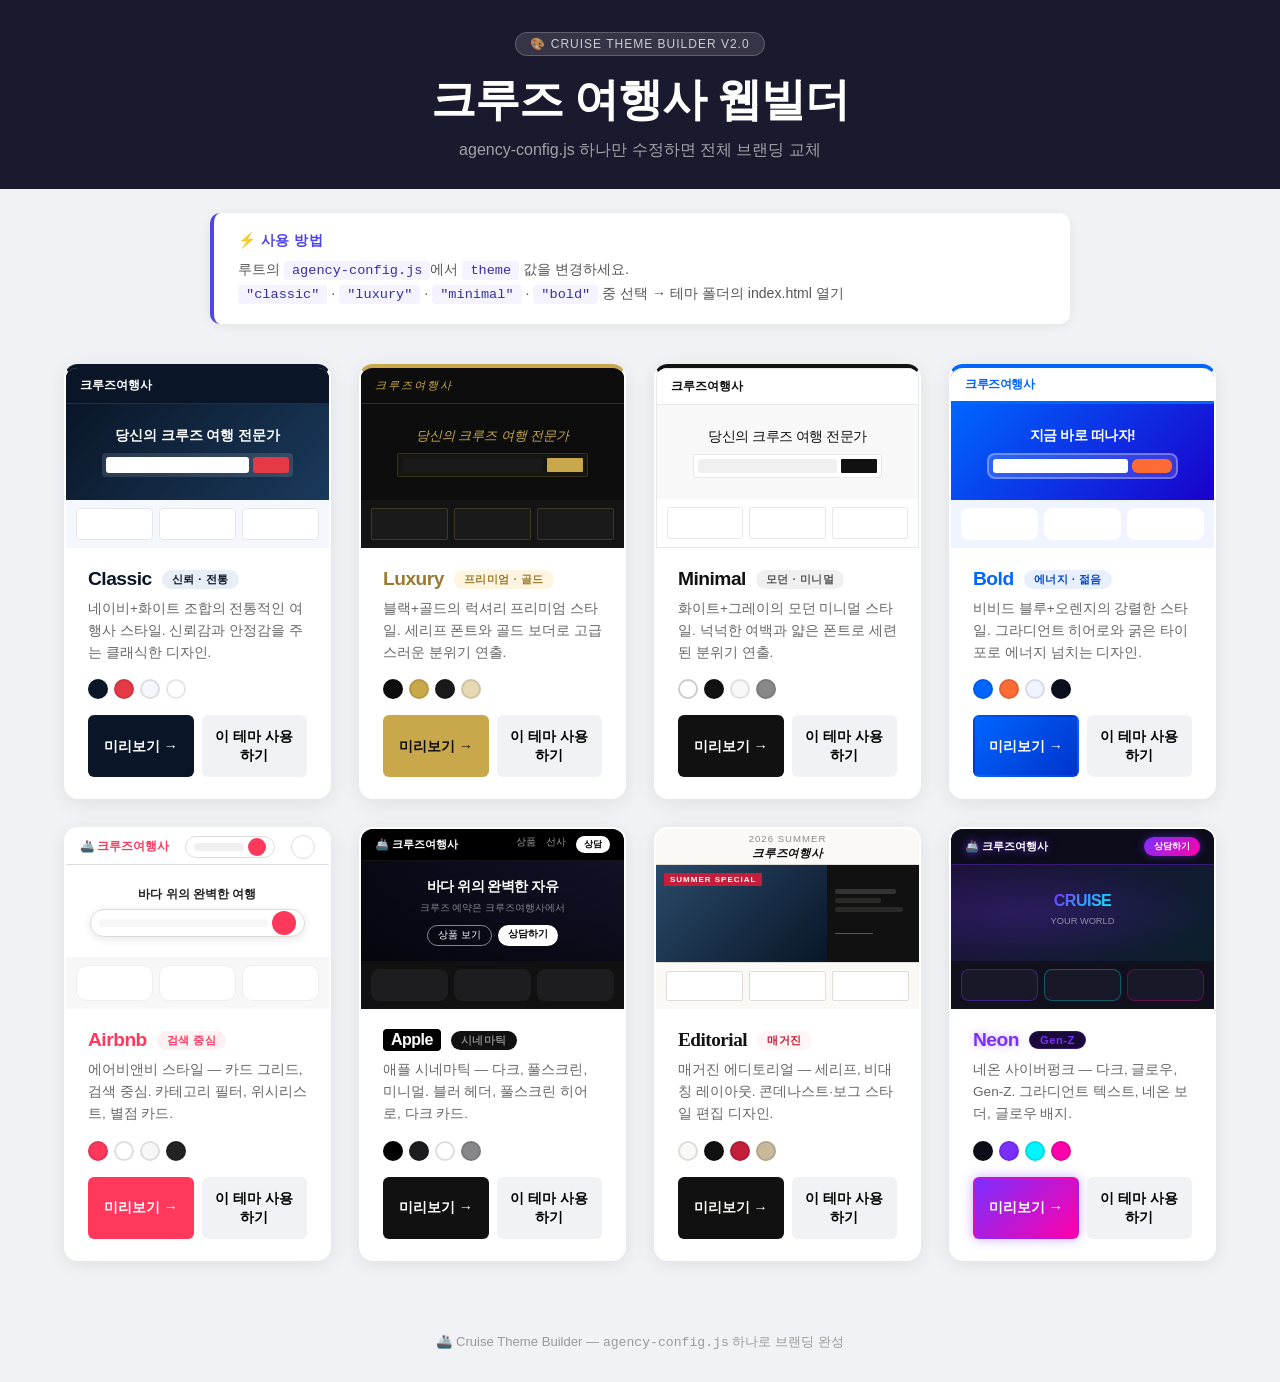
<file: index.html>
<!DOCTYPE html>
<html lang="ko">
<head>
  <meta charset="UTF-8">
  <meta name="viewport" content="width=device-width, initial-scale=1.0">
  <title>크루즈 여행사 웹빌더 — 테마 선택</title>
  <style>
    *, *::before, *::after { box-sizing: border-box; margin: 0; padding: 0; }
    body {
      font-family: 'Apple SD Gothic Neo', 'Noto Sans KR', sans-serif;
      background: #f0f2f5;
      color: #1a1a2e;
      min-height: 100vh;
    }

    /* 헤더 */
    .showcase-header {
      background: #1a1a2e;
      color: white;
      padding: 32px 24px 28px;
      text-align: center;
    }
    .showcase-header .badge {
      display: inline-block;
      background: rgba(255,255,255,0.12);
      border: 1px solid rgba(255,255,255,0.2);
      color: rgba(255,255,255,0.75);
      padding: 4px 14px;
      border-radius: 20px;
      font-size: 0.75rem;
      letter-spacing: 1px;
      text-transform: uppercase;
      margin-bottom: 14px;
    }
    .showcase-header h1 {
      font-size: clamp(1.8rem, 4vw, 2.8rem);
      font-weight: 800;
      letter-spacing: -1px;
      margin-bottom: 10px;
    }
    .showcase-header p {
      font-size: 1rem;
      color: rgba(255,255,255,0.6);
      max-width: 480px;
      margin: 0 auto;
    }

    /* 안내 박스 */
    .config-guide {
      max-width: 860px;
      margin: 32px auto 0;
      padding: 20px 28px;
      background: white;
      border-radius: 10px;
      border-left: 4px solid #4f46e5;
      box-shadow: 0 2px 12px rgba(0,0,0,0.06);
    }
    .config-guide h3 {
      font-size: 0.9rem;
      font-weight: 700;
      color: #4f46e5;
      margin-bottom: 8px;
      letter-spacing: 0.5px;
    }
    .config-guide code {
      font-family: 'SF Mono', 'Fira Code', monospace;
      font-size: 0.85rem;
      background: #f4f3ff;
      color: #3730a3;
      padding: 2px 8px;
      border-radius: 4px;
    }
    .config-guide p {
      font-size: 0.88rem;
      color: #555;
      line-height: 1.7;
    }

    /* 테마 그리드 */
    .themes-container {
      max-width: 1200px;
      margin: 40px auto;
      padding: 0 24px;
    }

    .themes-grid {
      display: grid;
      grid-template-columns: repeat(auto-fit, minmax(260px, 1fr));
      gap: 28px;
    }

    /* 테마 카드 */
    .theme-card {
      background: white;
      border-radius: 14px;
      overflow: hidden;
      box-shadow: 0 4px 20px rgba(0,0,0,0.08);
      transition: transform 0.25s, box-shadow 0.25s;
      cursor: pointer;
      border: 2px solid transparent;
    }
    .theme-card:hover {
      transform: translateY(-6px);
      box-shadow: 0 16px 40px rgba(0,0,0,0.14);
    }

    /* 테마별 프리뷰 */
    .theme-preview {
      height: 180px;
      position: relative;
      overflow: hidden;
      display: flex;
      flex-direction: column;
    }

    /* Classic 프리뷰 */
    .preview-classic {
      background: #0a1628;
    }
    .preview-classic .prev-header {
      background: #0a1628;
      height: 36px;
      display: flex;
      align-items: center;
      padding: 0 14px;
      gap: 8px;
      border-bottom: 1px solid rgba(255,255,255,0.1);
    }
    .preview-classic .prev-logo {
      color: white;
      font-size: 0.75rem;
      font-weight: 800;
    }
    .preview-classic .prev-hero {
      flex: 1;
      background: linear-gradient(135deg, #0a1628, #1a3a5c);
      display: flex;
      flex-direction: column;
      align-items: center;
      justify-content: center;
      padding: 12px;
      position: relative;
    }
    .preview-classic .prev-title {
      color: white;
      font-size: 0.85rem;
      font-weight: 700;
      margin-bottom: 8px;
    }
    .preview-classic .prev-bar {
      width: 80%;
      height: 24px;
      background: rgba(255,255,255,0.12);
      border-radius: 4px;
      display: flex;
      gap: 4px;
      padding: 4px;
    }
    .prev-input {
      flex: 1;
      background: white;
      border-radius: 3px;
    }
    .prev-btn-classic {
      width: 36px;
      background: #e63946;
      border-radius: 3px;
    }
    .preview-classic .prev-cards {
      display: flex;
      gap: 6px;
      padding: 8px 10px;
      background: #f4f7fb;
    }
    .prev-card {
      flex: 1;
      height: 32px;
      background: white;
      border-radius: 4px;
      border: 1px solid #e5e7eb;
    }

    /* Luxury 프리뷰 */
    .preview-luxury {
      background: #0d0d0d;
    }
    .preview-luxury .prev-header {
      background: #0d0d0d;
      height: 36px;
      display: flex;
      align-items: center;
      padding: 0 14px;
      border-bottom: 1px solid rgba(201,168,76,0.2);
    }
    .preview-luxury .prev-logo {
      color: #c9a84c;
      font-size: 0.7rem;
      font-style: italic;
      letter-spacing: 2px;
    }
    .preview-luxury .prev-hero {
      flex: 1;
      background: #0d0d0d;
      display: flex;
      flex-direction: column;
      align-items: center;
      justify-content: center;
      padding: 12px;
    }
    .preview-luxury .prev-title {
      color: #c9a84c;
      font-size: 0.82rem;
      font-style: italic;
      margin-bottom: 8px;
    }
    .preview-luxury .prev-bar {
      width: 80%;
      height: 24px;
      background: rgba(201,168,76,0.05);
      border: 1px solid rgba(201,168,76,0.2);
      border-radius: 2px;
      display: flex;
      gap: 4px;
      padding: 4px;
    }
    .prev-btn-luxury {
      width: 36px;
      background: #c9a84c;
      border-radius: 1px;
    }
    .preview-luxury .prev-cards {
      display: flex;
      gap: 6px;
      padding: 8px 10px;
      background: #141414;
    }
    .prev-card-luxury {
      flex: 1;
      height: 32px;
      background: #1a1a1a;
      border-radius: 2px;
      border: 1px solid rgba(201,168,76,0.2);
    }

    /* Minimal 프리뷰 */
    .preview-minimal {
      background: #ffffff;
      border: 1px solid #e8e8e8;
    }
    .preview-minimal .prev-header {
      background: white;
      height: 36px;
      display: flex;
      align-items: center;
      padding: 0 14px;
      border-bottom: 1px solid #e8e8e8;
    }
    .preview-minimal .prev-logo {
      color: #111;
      font-size: 0.75rem;
      font-weight: 700;
    }
    .preview-minimal .prev-hero {
      flex: 1;
      background: #f8f8f8;
      display: flex;
      flex-direction: column;
      align-items: center;
      justify-content: center;
      padding: 12px;
    }
    .preview-minimal .prev-title {
      color: #111;
      font-size: 0.88rem;
      font-weight: 200;
      letter-spacing: -0.5px;
      margin-bottom: 8px;
    }
    .preview-minimal .prev-bar {
      width: 80%;
      height: 24px;
      background: white;
      border: 1px solid #e8e8e8;
      border-radius: 2px;
      display: flex;
      gap: 4px;
      padding: 4px;
    }
    .prev-btn-minimal {
      width: 36px;
      background: #111;
      border-radius: 1px;
    }
    .preview-minimal .prev-cards {
      display: flex;
      gap: 6px;
      padding: 8px 10px;
      background: white;
    }
    .prev-card-minimal {
      flex: 1;
      height: 32px;
      background: white;
      border-radius: 2px;
      border: 1px solid #e8e8e8;
    }

    /* Bold 프리뷰 */
    .preview-bold {
      background: #0066ff;
    }
    .preview-bold .prev-header {
      background: white;
      height: 36px;
      display: flex;
      align-items: center;
      padding: 0 14px;
      border-bottom: 3px solid #0066ff;
    }
    .preview-bold .prev-logo {
      color: #0066ff;
      font-size: 0.75rem;
      font-weight: 900;
      letter-spacing: -0.5px;
    }
    .preview-bold .prev-hero {
      flex: 1;
      background: linear-gradient(135deg, #0066ff, #1a00cc);
      display: flex;
      flex-direction: column;
      align-items: center;
      justify-content: center;
      padding: 12px;
    }
    .preview-bold .prev-title {
      color: white;
      font-size: 0.88rem;
      font-weight: 900;
      letter-spacing: -0.5px;
      margin-bottom: 8px;
    }
    .preview-bold .prev-bar {
      width: 80%;
      height: 26px;
      background: rgba(255,255,255,0.15);
      border: 2px solid rgba(255,255,255,0.3);
      border-radius: 8px;
      display: flex;
      gap: 4px;
      padding: 4px;
    }
    .prev-btn-bold {
      width: 40px;
      background: #ff6b35;
      border-radius: 6px;
    }
    .preview-bold .prev-cards {
      display: flex;
      gap: 6px;
      padding: 8px 10px;
      background: #f0f4ff;
    }
    .prev-card-bold {
      flex: 1;
      height: 32px;
      background: white;
      border-radius: 8px;
      border: 2px solid transparent;
    }

    /* 카드 정보 영역 */
    .theme-info {
      padding: 20px 22px;
    }

    .theme-name {
      display: flex;
      align-items: center;
      gap: 10px;
      margin-bottom: 8px;
    }

    .theme-name h2 {
      font-size: 1.2rem;
      font-weight: 800;
      letter-spacing: -0.5px;
    }

    .theme-tag {
      font-size: 0.7rem;
      padding: 2px 10px;
      border-radius: 20px;
      font-weight: 600;
      letter-spacing: 0.5px;
    }

    .theme-desc {
      font-size: 0.85rem;
      color: #666;
      line-height: 1.6;
      margin-bottom: 16px;
    }

    .theme-colors {
      display: flex;
      gap: 6px;
      margin-bottom: 16px;
    }

    .color-dot {
      width: 20px;
      height: 20px;
      border-radius: 50%;
      border: 2px solid rgba(0,0,0,0.1);
    }

    .theme-actions {
      display: flex;
      gap: 8px;
    }

    .btn-preview {
      flex: 1;
      padding: 10px;
      border-radius: 6px;
      font-size: 0.88rem;
      font-weight: 700;
      cursor: pointer;
      border: 2px solid transparent;
      transition: all 0.2s;
    }

    .btn-use {
      flex: 1;
      padding: 10px;
      border-radius: 6px;
      font-size: 0.88rem;
      font-weight: 700;
      cursor: pointer;
      background: #f0f2f5;
      border: 2px solid transparent;
      transition: all 0.2s;
    }

    .btn-use:hover {
      background: #e4e6ea;
    }

    /* 테마별 액센트 색상 */
    .card-classic { border-top: 4px solid #0a1628; }
    .card-classic .theme-name h2 { color: #0a1628; }
    .card-classic .theme-tag { background: #e8eef5; color: #0a1628; }
    .card-classic .btn-preview { background: #0a1628; color: white; }
    .card-classic .btn-preview:hover { background: #1a3a5c; }

    .card-luxury { border-top: 4px solid #c9a84c; }
    .card-luxury .theme-name h2 { color: #9a7a32; }
    .card-luxury .theme-tag { background: #fdf5e0; color: #9a7a32; }
    .card-luxury .btn-preview { background: #c9a84c; color: #0d0d0d; }
    .card-luxury .btn-preview:hover { background: #b89438; }

    .card-minimal { border-top: 4px solid #111111; }
    .card-minimal .theme-name h2 { color: #111; }
    .card-minimal .theme-tag { background: #f0f0f0; color: #555; }
    .card-minimal .btn-preview { background: #111; color: white; }
    .card-minimal .btn-preview:hover { background: #333; }

    .card-bold { border-top: 4px solid #0066ff; }
    .card-bold .theme-name h2 { color: #0066ff; }
    .card-bold .theme-tag { background: #e8f0ff; color: #0047cc; }
    .card-bold .btn-preview { background: linear-gradient(135deg, #0066ff, #0033cc); color: white; }
    .card-bold .btn-preview:hover { opacity: 0.9; }

    /* 모달 */
    .modal-overlay {
      display: none;
      position: fixed;
      inset: 0;
      background: rgba(0,0,0,0.6);
      z-index: 999;
      align-items: center;
      justify-content: center;
      padding: 24px;
    }
    .modal-overlay.active {
      display: flex;
    }
    .modal {
      background: white;
      border-radius: 14px;
      padding: 32px;
      max-width: 560px;
      width: 100%;
      box-shadow: 0 20px 60px rgba(0,0,0,0.3);
    }
    .modal h3 {
      font-size: 1.2rem;
      font-weight: 800;
      margin-bottom: 12px;
      color: #1a1a2e;
    }
    .modal p {
      font-size: 0.9rem;
      color: #555;
      margin-bottom: 16px;
      line-height: 1.7;
    }
    .modal pre {
      background: #1a1a2e;
      color: #c9d1d9;
      padding: 16px;
      border-radius: 8px;
      font-size: 0.82rem;
      font-family: 'SF Mono', monospace;
      overflow-x: auto;
      margin-bottom: 16px;
      line-height: 1.6;
    }
    .modal pre .highlight {
      color: #c9a84c;
      font-weight: 700;
    }
    .modal-close {
      padding: 10px 24px;
      background: #1a1a2e;
      color: white;
      border: none;
      border-radius: 6px;
      font-size: 0.9rem;
      font-weight: 700;
      cursor: pointer;
    }
    .modal-close:hover { background: #2d3561; }

    /* 푸터 */
    .showcase-footer {
      text-align: center;
      padding: 32px 24px;
      color: #999;
      font-size: 0.82rem;
    }

    @media (max-width: 600px) {
      .themes-grid { grid-template-columns: 1fr; }
      .config-guide { margin: 24px 16px 0; }
      .themes-container { padding: 0 16px; }
    }
  </style>
</head>
<body>

  <!-- 헤더 -->
  <header class="showcase-header">
    <div class="badge">🎨 Cruise Theme Builder v2.0</div>
    <h1>크루즈 여행사 웹빌더</h1>
    <p>agency-config.js 하나만 수정하면 전체 브랜딩 교체</p>
  </header>

  <!-- 설정 안내 -->
  <div class="config-guide" style="margin: 24px auto 0; max-width: 860px; padding: 18px 24px;">
    <h3>⚡ 사용 방법</h3>
    <p>
      루트의 <code>agency-config.js</code>에서 <code>theme</code> 값을 변경하세요.<br>
      <code>"classic"</code> · <code>"luxury"</code> · <code>"minimal"</code> · <code>"bold"</code> 중 선택 → 테마 폴더의 index.html 열기
    </p>
  </div>

  <!-- 테마 카드 -->
  <div class="themes-container">
    <div class="themes-grid">

      <!-- Classic -->
      <div class="theme-card card-classic" onclick="openTheme('classic')">
        <div class="theme-preview preview-classic">
          <div class="prev-header">
            <span class="prev-logo">크루즈여행사</span>
          </div>
          <div class="prev-hero">
            <div class="prev-title">당신의 크루즈 여행 전문가</div>
            <div class="prev-bar">
              <div class="prev-input"></div>
              <div class="prev-btn-classic"></div>
            </div>
          </div>
          <div class="prev-cards">
            <div class="prev-card"></div>
            <div class="prev-card"></div>
            <div class="prev-card"></div>
          </div>
        </div>
        <div class="theme-info">
          <div class="theme-name">
            <h2>Classic</h2>
            <span class="theme-tag">신뢰 · 전통</span>
          </div>
          <p class="theme-desc">네이비+화이트 조합의 전통적인 여행사 스타일. 신뢰감과 안정감을 주는 클래식한 디자인.</p>
          <div class="theme-colors">
            <div class="color-dot" style="background:#0a1628;" title="Primary"></div>
            <div class="color-dot" style="background:#e63946;" title="Accent"></div>
            <div class="color-dot" style="background:#f4f7fb;" title="Background"></div>
            <div class="color-dot" style="background:#ffffff;" title="Card"></div>
          </div>
          <div class="theme-actions">
            <button class="btn-preview" onclick="event.stopPropagation(); openTheme('classic')">미리보기 →</button>
            <button class="btn-use" onclick="event.stopPropagation(); showUseGuide('classic')">이 테마 사용하기</button>
          </div>
        </div>
      </div>

      <!-- Luxury -->
      <div class="theme-card card-luxury" onclick="openTheme('luxury')">
        <div class="theme-preview preview-luxury">
          <div class="prev-header">
            <span class="prev-logo">크루즈여행사</span>
          </div>
          <div class="prev-hero">
            <div class="prev-title">당신의 크루즈 여행 전문가</div>
            <div class="prev-bar">
              <div class="prev-input" style="background:#1a1a1a;"></div>
              <div class="prev-btn-luxury"></div>
            </div>
          </div>
          <div class="prev-cards">
            <div class="prev-card-luxury"></div>
            <div class="prev-card-luxury"></div>
            <div class="prev-card-luxury"></div>
          </div>
        </div>
        <div class="theme-info">
          <div class="theme-name">
            <h2>Luxury</h2>
            <span class="theme-tag">프리미엄 · 골드</span>
          </div>
          <p class="theme-desc">블랙+골드의 럭셔리 프리미엄 스타일. 세리프 폰트와 골드 보더로 고급스러운 분위기 연출.</p>
          <div class="theme-colors">
            <div class="color-dot" style="background:#0d0d0d;" title="Background"></div>
            <div class="color-dot" style="background:#c9a84c;" title="Gold"></div>
            <div class="color-dot" style="background:#1a1a1a;" title="Card"></div>
            <div class="color-dot" style="background:#e8d9b5;" title="Text"></div>
          </div>
          <div class="theme-actions">
            <button class="btn-preview" onclick="event.stopPropagation(); openTheme('luxury')">미리보기 →</button>
            <button class="btn-use" onclick="event.stopPropagation(); showUseGuide('luxury')">이 테마 사용하기</button>
          </div>
        </div>
      </div>

      <!-- Minimal -->
      <div class="theme-card card-minimal" onclick="openTheme('minimal')">
        <div class="theme-preview preview-minimal">
          <div class="prev-header">
            <span class="prev-logo">크루즈여행사</span>
          </div>
          <div class="prev-hero">
            <div class="prev-title">당신의 크루즈 여행 전문가</div>
            <div class="prev-bar">
              <div class="prev-input" style="background:#f0f0f0;"></div>
              <div class="prev-btn-minimal"></div>
            </div>
          </div>
          <div class="prev-cards">
            <div class="prev-card-minimal"></div>
            <div class="prev-card-minimal"></div>
            <div class="prev-card-minimal"></div>
          </div>
        </div>
        <div class="theme-info">
          <div class="theme-name">
            <h2>Minimal</h2>
            <span class="theme-tag">모던 · 미니멀</span>
          </div>
          <p class="theme-desc">화이트+그레이의 모던 미니멀 스타일. 넉넉한 여백과 얇은 폰트로 세련된 분위기 연출.</p>
          <div class="theme-colors">
            <div class="color-dot" style="background:#ffffff; border-color:#ccc;" title="Background"></div>
            <div class="color-dot" style="background:#111111;" title="Primary"></div>
            <div class="color-dot" style="background:#f8f8f8;" title="Secondary"></div>
            <div class="color-dot" style="background:#888888;" title="Muted"></div>
          </div>
          <div class="theme-actions">
            <button class="btn-preview" onclick="event.stopPropagation(); openTheme('minimal')">미리보기 →</button>
            <button class="btn-use" onclick="event.stopPropagation(); showUseGuide('minimal')">이 테마 사용하기</button>
          </div>
        </div>
      </div>

      <!-- Bold -->
      <div class="theme-card card-bold" onclick="openTheme('bold')">
        <div class="theme-preview preview-bold">
          <div class="prev-header">
            <span class="prev-logo">크루즈여행사</span>
          </div>
          <div class="prev-hero">
            <div class="prev-title">지금 바로 떠나자!</div>
            <div class="prev-bar">
              <div class="prev-input"></div>
              <div class="prev-btn-bold"></div>
            </div>
          </div>
          <div class="prev-cards">
            <div class="prev-card-bold"></div>
            <div class="prev-card-bold"></div>
            <div class="prev-card-bold"></div>
          </div>
        </div>
        <div class="theme-info">
          <div class="theme-name">
            <h2>Bold</h2>
            <span class="theme-tag">에너지 · 젊음</span>
          </div>
          <p class="theme-desc">비비드 블루+오렌지의 강렬한 스타일. 그라디언트 히어로와 굵은 타이포로 에너지 넘치는 디자인.</p>
          <div class="theme-colors">
            <div class="color-dot" style="background:#0066ff;" title="Blue"></div>
            <div class="color-dot" style="background:#ff6b35;" title="Orange"></div>
            <div class="color-dot" style="background:#f0f4ff;" title="Background"></div>
            <div class="color-dot" style="background:#0a0f1e;" title="Dark"></div>
          </div>
          <div class="theme-actions">
            <button class="btn-preview" onclick="event.stopPropagation(); openTheme('bold')">미리보기 →</button>
            <button class="btn-use" onclick="event.stopPropagation(); showUseGuide('bold')">이 테마 사용하기</button>
          </div>
        </div>
      </div>

      <!-- Airbnb -->
      <div class="theme-card card-airbnb" onclick="openTheme('airbnb')">
        <div class="theme-preview preview-airbnb">
          <div class="prev-header" style="background:#fff;border-bottom:1px solid #ddd;height:36px;display:flex;align-items:center;padding:0 14px;gap:8px;justify-content:space-between;">
            <span style="color:#FF385C;font-size:0.72rem;font-weight:800;">🚢 크루즈여행사</span>
            <div style="flex:1;max-width:160px;height:22px;background:#fff;border:1px solid #ddd;border-radius:20px;margin:0 8px;display:flex;align-items:center;padding:0 8px;gap:4px;">
              <div style="flex:1;height:8px;background:#f0f0f0;border-radius:4px;"></div>
              <div style="width:18px;height:18px;background:#FF385C;border-radius:50%;flex-shrink:0;"></div>
            </div>
            <div style="width:24px;height:24px;border:1px solid #ddd;border-radius:20px;background:#fff;"></div>
          </div>
          <div class="prev-hero" style="background:#fff;flex:1;display:flex;flex-direction:column;align-items:center;justify-content:center;padding:8px 12px;">
            <div style="color:#222;font-size:0.75rem;font-weight:700;margin-bottom:6px;">바다 위의 완벽한 여행</div>
            <div style="width:90%;height:28px;background:#fff;border:1px solid #ddd;border-radius:20px;box-shadow:0 2px 8px rgba(0,0,0,0.1);display:flex;align-items:center;padding:0 8px;gap:4px;">
              <div style="flex:1;height:8px;background:#f7f7f7;border-radius:4px;"></div>
              <div style="width:24px;height:24px;background:#FF385C;border-radius:50%;flex-shrink:0;"></div>
            </div>
          </div>
          <div style="display:flex;gap:6px;padding:8px 10px;background:#f7f7f7;">
            <div style="flex:1;height:36px;background:#fff;border-radius:10px;border:1px solid #eee;"></div>
            <div style="flex:1;height:36px;background:#fff;border-radius:10px;border:1px solid #eee;"></div>
            <div style="flex:1;height:36px;background:#fff;border-radius:10px;border:1px solid #eee;"></div>
          </div>
        </div>
        <div class="theme-info">
          <div class="theme-name">
            <h2 style="color:#FF385C;">Airbnb</h2>
            <span class="theme-tag" style="background:#fff0f3;color:#FF385C;">검색 중심</span>
          </div>
          <p class="theme-desc">에어비앤비 스타일 — 카드 그리드, 검색 중심. 카테고리 필터, 위시리스트, 별점 카드.</p>
          <div class="theme-colors">
            <div class="color-dot" style="background:#FF385C;"></div>
            <div class="color-dot" style="background:#FFFFFF;border-color:#ddd;"></div>
            <div class="color-dot" style="background:#F7F7F7;border-color:#ddd;"></div>
            <div class="color-dot" style="background:#222222;"></div>
          </div>
          <div class="theme-actions">
            <button class="btn-preview" style="background:#FF385C;color:white;" onclick="event.stopPropagation();openTheme('airbnb')">미리보기 →</button>
            <button class="btn-use" onclick="event.stopPropagation();showUseGuide('airbnb')">이 테마 사용하기</button>
          </div>
        </div>
      </div>

      <!-- Apple -->
      <div class="theme-card card-apple" onclick="openTheme('apple')">
        <div class="theme-preview preview-apple" style="background:#000;">
          <div style="background:rgba(0,0,0,0.72);height:32px;display:flex;align-items:center;padding:0 14px;justify-content:space-between;border-bottom:1px solid rgba(255,255,255,0.08);">
            <span style="color:#fff;font-size:0.7rem;font-weight:700;">🚢 크루즈여행사</span>
            <div style="display:flex;gap:10px;">
              <span style="color:rgba(255,255,255,0.6);font-size:0.6rem;">상품</span>
              <span style="color:rgba(255,255,255,0.6);font-size:0.6rem;">선사</span>
              <div style="background:#fff;color:#000;padding:2px 8px;border-radius:10px;font-size:0.58rem;font-weight:700;">상담</div>
            </div>
          </div>
          <div style="flex:1;position:relative;overflow:hidden;height:100px;background:linear-gradient(135deg,#0a0a1a,#1a1a3a);">
            <div style="position:absolute;inset:0;background:linear-gradient(rgba(0,0,0,0.2),rgba(0,0,0,0.6));"></div>
            <div style="position:relative;z-index:2;display:flex;flex-direction:column;align-items:center;justify-content:center;height:100%;padding:12px;text-align:center;">
              <div style="color:#fff;font-size:0.88rem;font-weight:700;letter-spacing:-0.5px;margin-bottom:6px;">바다 위의 완벽한 자유</div>
              <div style="color:rgba(255,255,255,0.5);font-size:0.6rem;margin-bottom:10px;">크루즈 예약은 크루즈여행사에서</div>
              <div style="display:flex;gap:6px;">
                <div style="border:1px solid rgba(255,255,255,0.5);color:#fff;padding:3px 10px;border-radius:12px;font-size:0.6rem;">상품 보기</div>
                <div style="background:#fff;color:#000;padding:3px 10px;border-radius:12px;font-size:0.6rem;font-weight:700;">상담하기</div>
              </div>
            </div>
          </div>
          <div style="display:flex;gap:6px;padding:8px 10px;background:#111;">
            <div style="flex:1;height:32px;background:#1D1D1F;border-radius:8px;"></div>
            <div style="flex:1;height:32px;background:#1D1D1F;border-radius:8px;"></div>
            <div style="flex:1;height:32px;background:#1D1D1F;border-radius:8px;"></div>
          </div>
        </div>
        <div class="theme-info">
          <div class="theme-name">
            <h2 style="color:#fff;background:#000;padding:2px 8px;border-radius:4px;font-size:1rem;">Apple</h2>
            <span class="theme-tag" style="background:#111;color:#86868B;">시네마틱</span>
          </div>
          <p class="theme-desc">애플 시네마틱 — 다크, 풀스크린, 미니멀. 블러 헤더, 풀스크린 히어로, 다크 카드.</p>
          <div class="theme-colors">
            <div class="color-dot" style="background:#000000;"></div>
            <div class="color-dot" style="background:#1D1D1F;"></div>
            <div class="color-dot" style="background:#FFFFFF;border-color:#ddd;"></div>
            <div class="color-dot" style="background:#86868B;"></div>
          </div>
          <div class="theme-actions">
            <button class="btn-preview" style="background:#111;color:#fff;" onclick="event.stopPropagation();openTheme('apple')">미리보기 →</button>
            <button class="btn-use" onclick="event.stopPropagation();showUseGuide('apple')">이 테마 사용하기</button>
          </div>
        </div>
      </div>

      <!-- Editorial -->
      <div class="theme-card card-editorial" onclick="openTheme('editorial')">
        <div class="theme-preview preview-editorial" style="background:#FAF9F6;">
          <div style="background:#FAF9F6;border-bottom:1px solid #E0DDD8;height:36px;display:flex;align-items:center;justify-content:center;flex-direction:column;padding:4px 0;gap:2px;">
            <div style="font-size:0.6rem;color:#888;letter-spacing:1px;">2026 SUMMER</div>
            <div style="font-size:0.72rem;font-weight:700;color:#111;font-style:italic;letter-spacing:-0.3px;">크루즈여행사</div>
          </div>
          <div style="display:grid;grid-template-columns:65fr 35fr;flex:1;min-height:80px;">
            <div style="background:linear-gradient(135deg,#2a4a6a,#0a1628);position:relative;overflow:hidden;">
              <div style="position:absolute;top:8px;left:8px;background:#C41E3A;color:#fff;font-size:0.5rem;font-weight:700;padding:2px 6px;letter-spacing:1px;">SUMMER SPECIAL</div>
            </div>
            <div style="background:#111;padding:8px;display:flex;flex-direction:column;justify-content:center;gap:4px;">
              <div style="height:5px;background:rgba(250,249,246,0.15);border-radius:2px;width:80%;"></div>
              <div style="height:5px;background:rgba(250,249,246,0.1);border-radius:2px;width:60%;"></div>
              <div style="height:5px;background:rgba(250,249,246,0.1);border-radius:2px;width:90%;"></div>
              <div style="margin-top:4px;"><div style="display:inline-block;width:50%;height:1.5px;background:rgba(250,249,246,0.3);"></div></div>
            </div>
          </div>
          <div style="display:flex;gap:6px;padding:8px 10px;background:#FAF9F6;border-top:1px solid #E0DDD8;">
            <div style="flex:1;height:30px;background:#fff;border:1px solid #E0DDD8;border-radius:2px;"></div>
            <div style="flex:1;height:30px;background:#fff;border:1px solid #E0DDD8;border-radius:2px;"></div>
            <div style="flex:1;height:30px;background:#fff;border:1px solid #E0DDD8;border-radius:2px;"></div>
          </div>
        </div>
        <div class="theme-info">
          <div class="theme-name">
            <h2 style="color:#111;font-family:Georgia,serif;">Editorial</h2>
            <span class="theme-tag" style="background:#fff5f5;color:#C41E3A;">매거진</span>
          </div>
          <p class="theme-desc">매거진 에디토리얼 — 세리프, 비대칭 레이아웃. 콘데나스트·보그 스타일 편집 디자인.</p>
          <div class="theme-colors">
            <div class="color-dot" style="background:#FAF9F6;border-color:#ddd;"></div>
            <div class="color-dot" style="background:#111111;"></div>
            <div class="color-dot" style="background:#C41E3A;"></div>
            <div class="color-dot" style="background:#C8B99A;"></div>
          </div>
          <div class="theme-actions">
            <button class="btn-preview" style="background:#111;color:#FAF9F6;font-family:Georgia,serif;" onclick="event.stopPropagation();openTheme('editorial')">미리보기 →</button>
            <button class="btn-use" onclick="event.stopPropagation();showUseGuide('editorial')">이 테마 사용하기</button>
          </div>
        </div>
      </div>

      <!-- Neon -->
      <div class="theme-card card-neon" onclick="openTheme('neon')">
        <div class="theme-preview preview-neon" style="background:#0D0D1A;">
          <div style="background:rgba(13,13,26,0.9);border-bottom:1px solid rgba(123,47,255,0.4);height:36px;display:flex;align-items:center;padding:0 14px;justify-content:space-between;">
            <span style="color:#fff;font-size:0.7rem;font-weight:900;text-shadow:0 0 10px rgba(123,47,255,0.8);">🚢 크루즈여행사</span>
            <div style="background:linear-gradient(135deg,#7B2FFF,#FF00AA);padding:3px 10px;border-radius:10px;font-size:0.58rem;font-weight:700;color:#fff;box-shadow:0 0 8px rgba(123,47,255,0.5);">상담하기</div>
          </div>
          <div style="flex:1;background:linear-gradient(135deg,rgba(123,47,255,0.15),rgba(0,245,255,0.08));display:flex;flex-direction:column;align-items:center;justify-content:center;padding:12px;position:relative;min-height:80px;">
            <div style="position:absolute;inset:0;background:radial-gradient(ellipse at 30% 50%,rgba(123,47,255,0.2),transparent 70%);"></div>
            <div style="font-size:1rem;font-weight:900;background:linear-gradient(135deg,#7B2FFF,#00F5FF);-webkit-background-clip:text;-webkit-text-fill-color:transparent;background-clip:text;letter-spacing:-0.5px;margin-bottom:6px;position:relative;">CRUISE</div>
            <div style="font-size:0.58rem;color:rgba(255,255,255,0.5);margin-bottom:8px;position:relative;">YOUR WORLD</div>
          </div>
          <div style="display:flex;gap:6px;padding:8px 10px;background:rgba(18,18,31,0.8);">
            <div style="flex:1;height:32px;background:#181828;border-radius:8px;border:1px solid rgba(123,47,255,0.4);"></div>
            <div style="flex:1;height:32px;background:#181828;border-radius:8px;border:1px solid rgba(0,245,255,0.3);"></div>
            <div style="flex:1;height:32px;background:#181828;border-radius:8px;border:1px solid rgba(255,0,170,0.3);"></div>
          </div>
        </div>
        <div class="theme-info">
          <div class="theme-name">
            <h2 style="color:#7B2FFF;text-shadow:0 0 8px rgba(123,47,255,0.4);">Neon</h2>
            <span class="theme-tag" style="background:#1a0a3a;color:#7B2FFF;border:1px solid rgba(123,47,255,0.3);">Gen-Z</span>
          </div>
          <p class="theme-desc">네온 사이버펑크 — 다크, 글로우, Gen-Z. 그라디언트 텍스트, 네온 보더, 글로우 배지.</p>
          <div class="theme-colors">
            <div class="color-dot" style="background:#0D0D1A;"></div>
            <div class="color-dot" style="background:#7B2FFF;"></div>
            <div class="color-dot" style="background:#00F5FF;"></div>
            <div class="color-dot" style="background:#FF00AA;"></div>
          </div>
          <div class="theme-actions">
            <button class="btn-preview" style="background:linear-gradient(135deg,#7B2FFF,#FF00AA);color:#fff;box-shadow:0 0 12px rgba(123,47,255,0.4);" onclick="event.stopPropagation();openTheme('neon')">미리보기 →</button>
            <button class="btn-use" onclick="event.stopPropagation();showUseGuide('neon')">이 테마 사용하기</button>
          </div>
        </div>
      </div>

    </div>
  </div>

  <!-- 푸터 -->
  <footer class="showcase-footer">
    <p>🚢 Cruise Theme Builder — <code>agency-config.js</code> 하나로 브랜딩 완성</p>
  </footer>

  <!-- 사용 방법 모달 -->
  <div class="modal-overlay" id="use-modal">
    <div class="modal">
      <h3>🎨 테마 적용 방법</h3>
      <p>루트 폴더의 <code>agency-config.js</code>를 열고 <code>theme</code> 값을 아래처럼 변경하세요:</p>
      <pre id="modal-code"></pre>
      <p>저장 후 <code>themes/<span id="modal-theme-name"></span>/index.html</code>을 브라우저로 열면 완성!</p>
      <button class="modal-close" onclick="closeModal()">확인</button>
    </div>
  </div>

  <script>
    function openTheme(name) {
      window.open('themes/' + name + '/index.html', '_blank');
    }

    function showUseGuide(themeName) {
      const codeEl = document.getElementById('modal-code');
      const nameEl = document.getElementById('modal-theme-name');
      codeEl.innerHTML = `window.AGENCY = {\n  <span class="highlight">theme: "${themeName}",</span>  // ← 여기만 바꾸면 됩니다\n  name: "크루즈여행사",\n  tagline: "당신의 크루즈 여행 전문가",\n  // ... 나머지 설정\n};`;
      nameEl.textContent = themeName;
      document.getElementById('use-modal').classList.add('active');
    }

    function closeModal() {
      document.getElementById('use-modal').classList.remove('active');
    }

    document.getElementById('use-modal').addEventListener('click', function(e) {
      if (e.target === this) closeModal();
    });
  </script>
</body>
</html>
</file>
